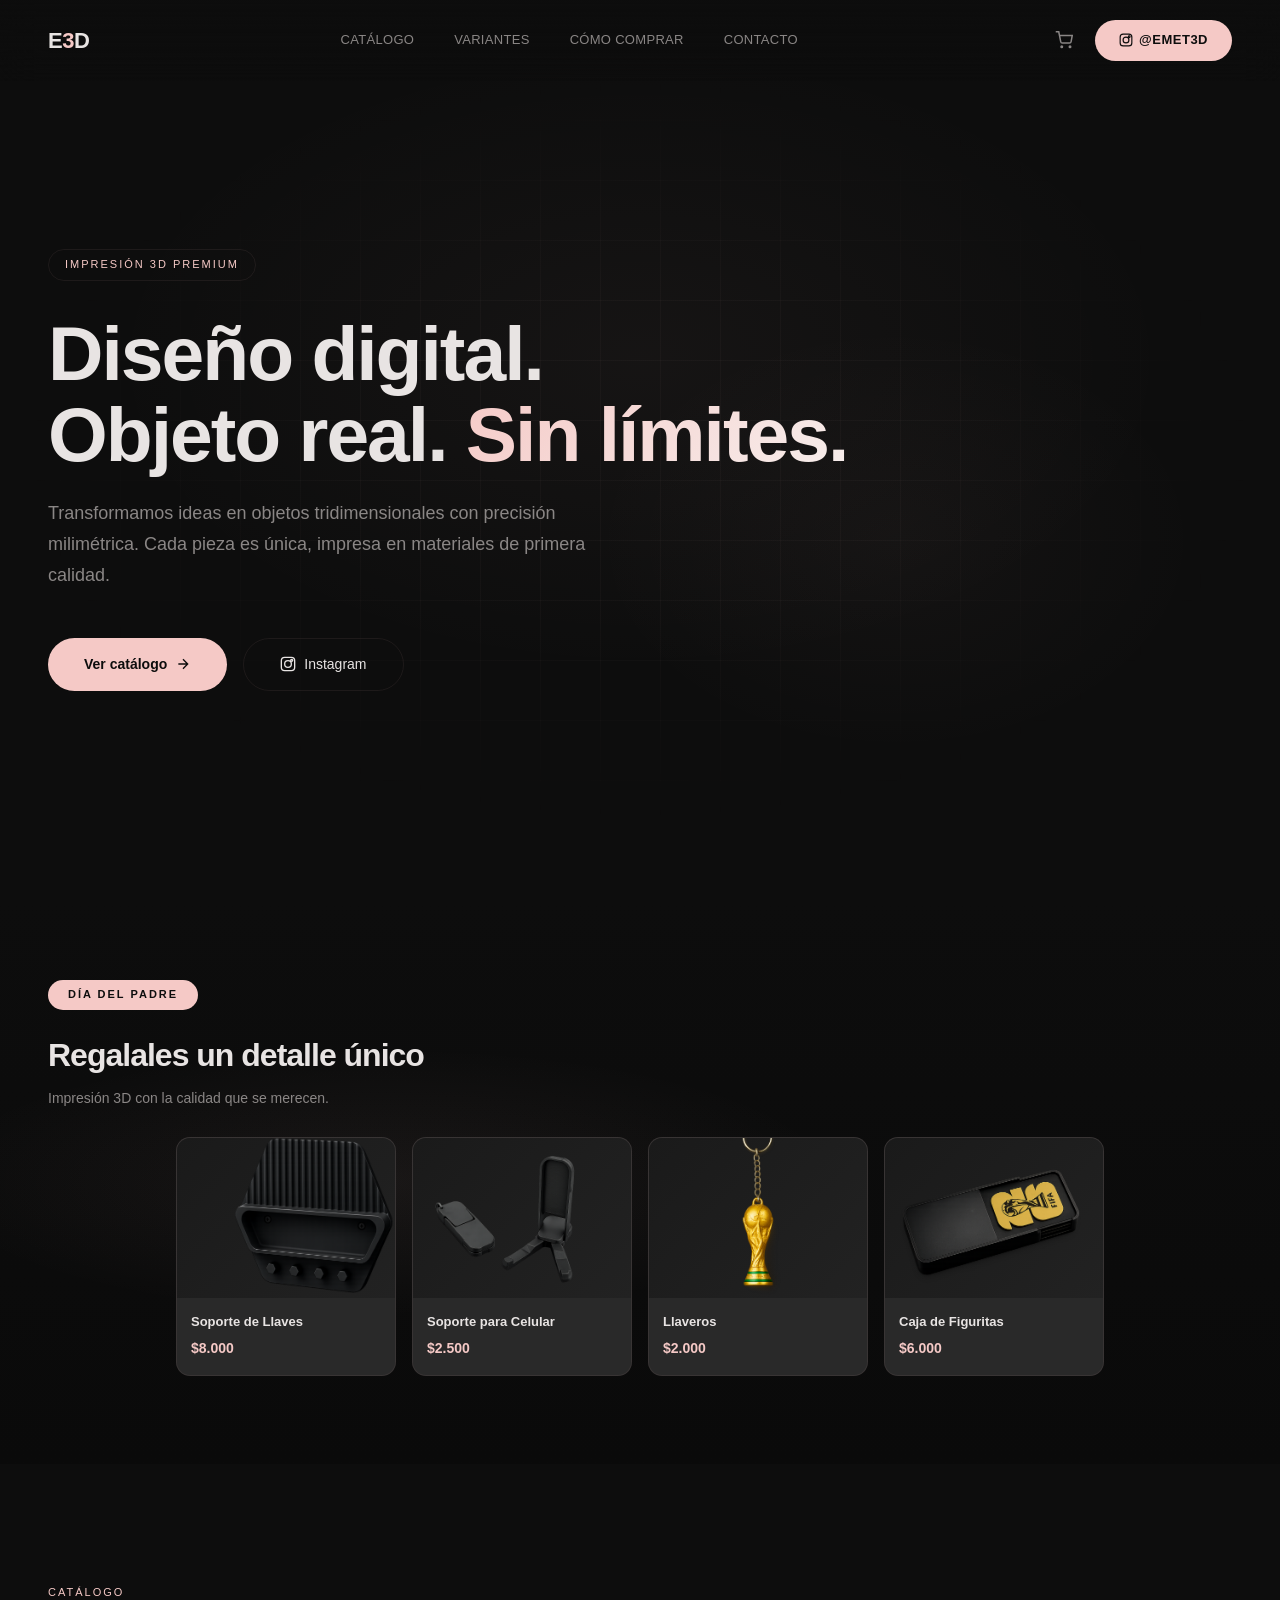
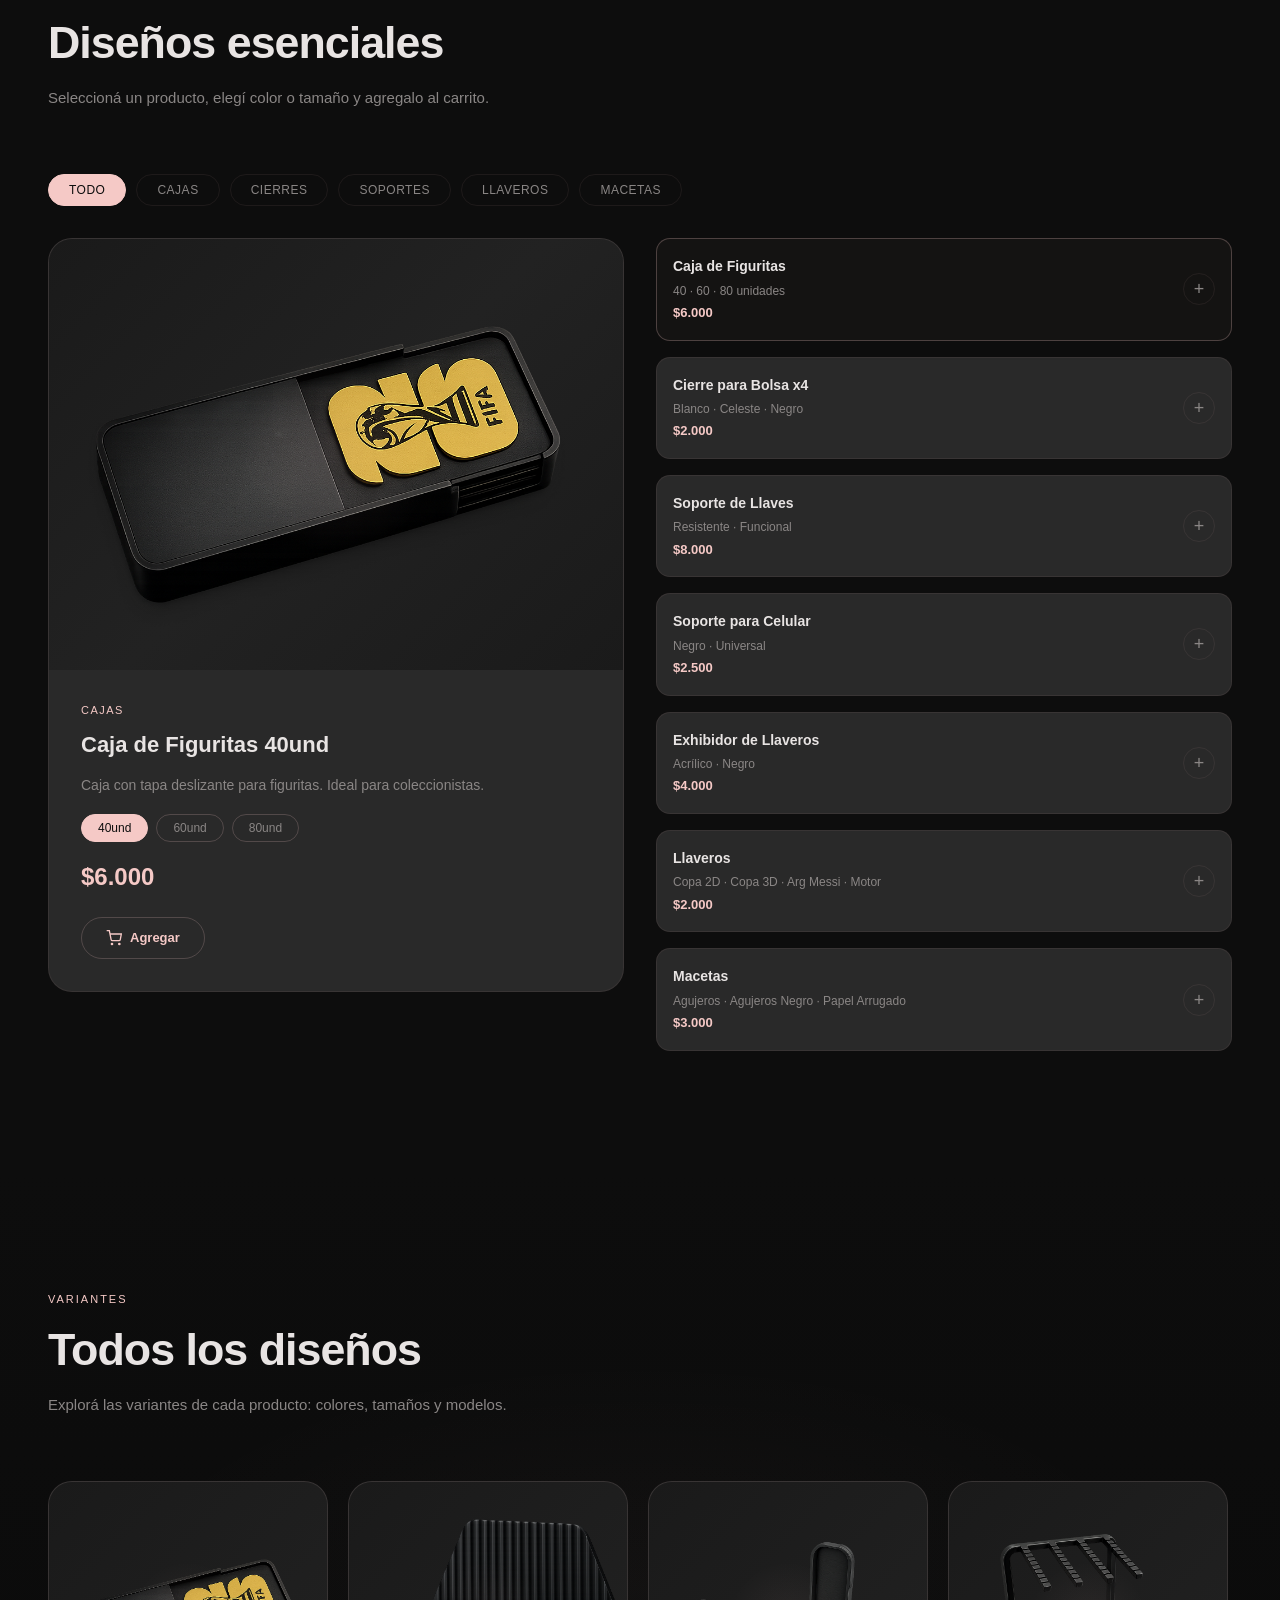
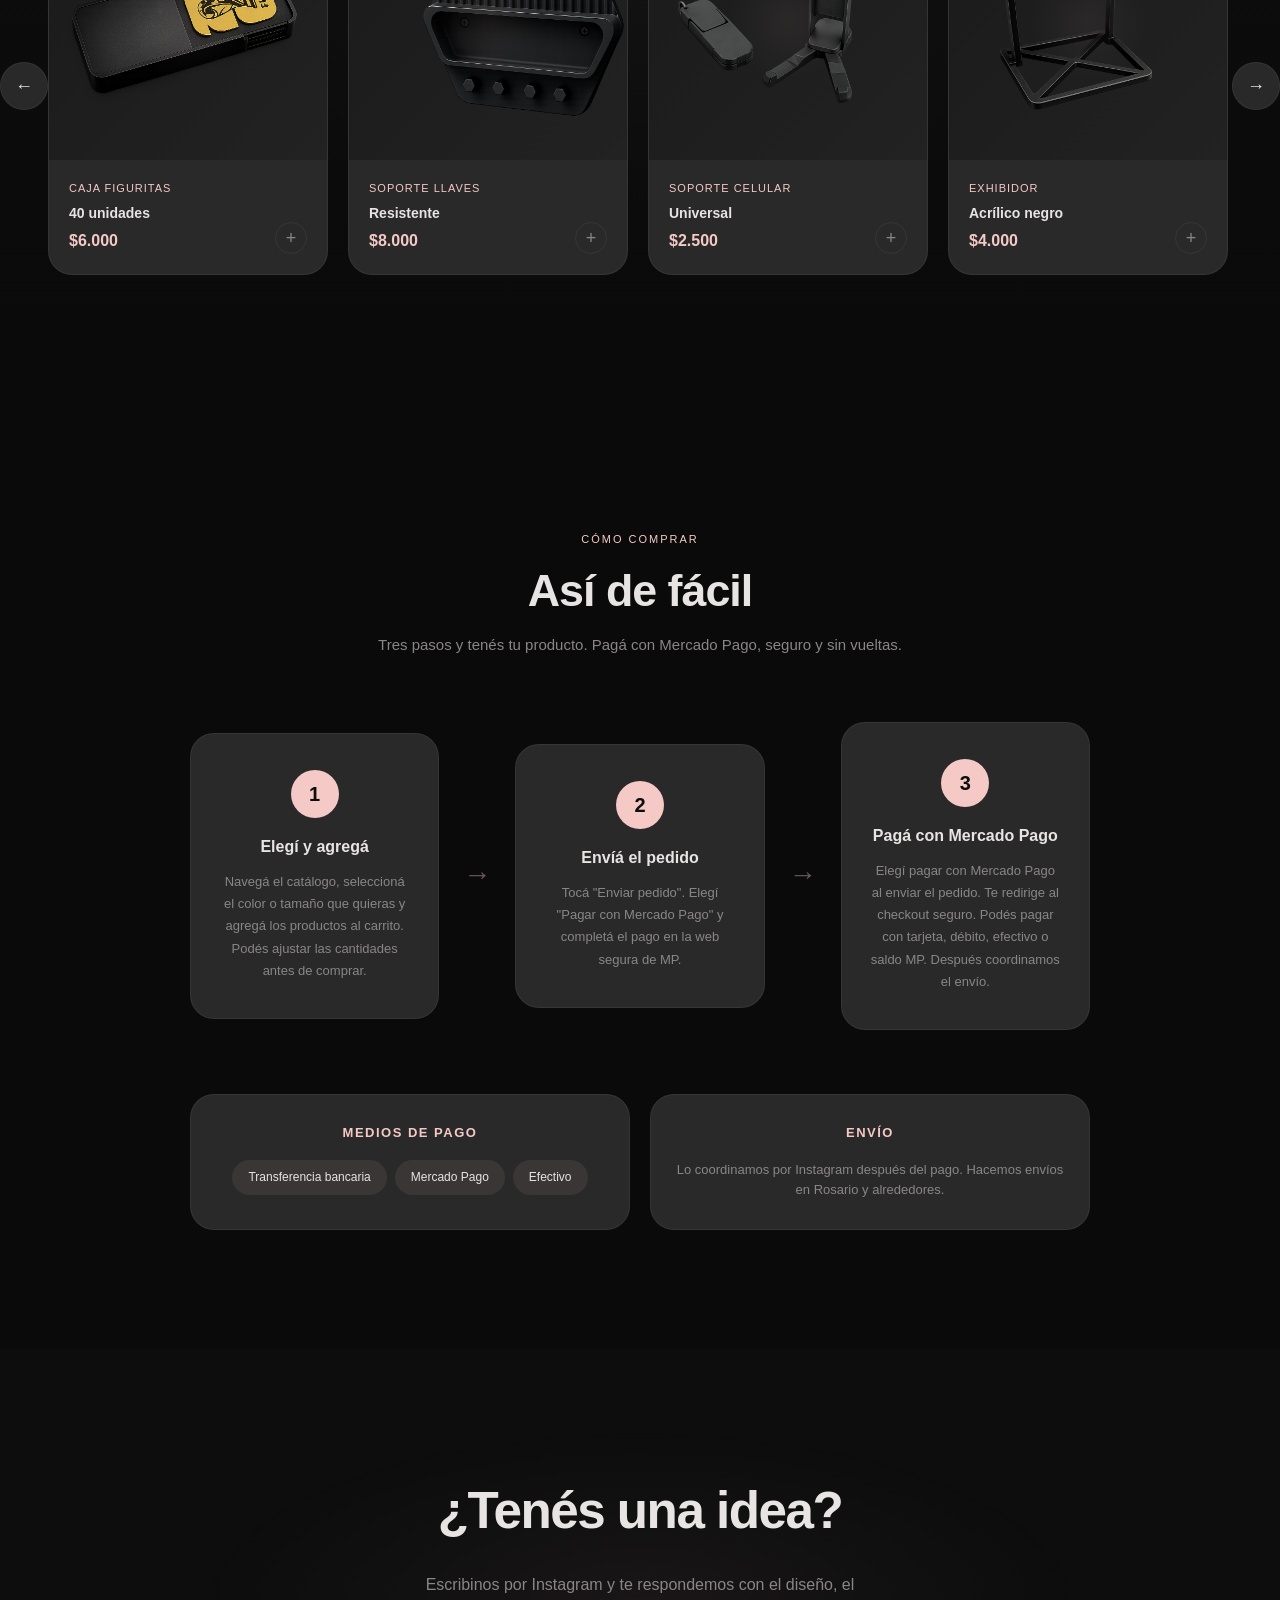
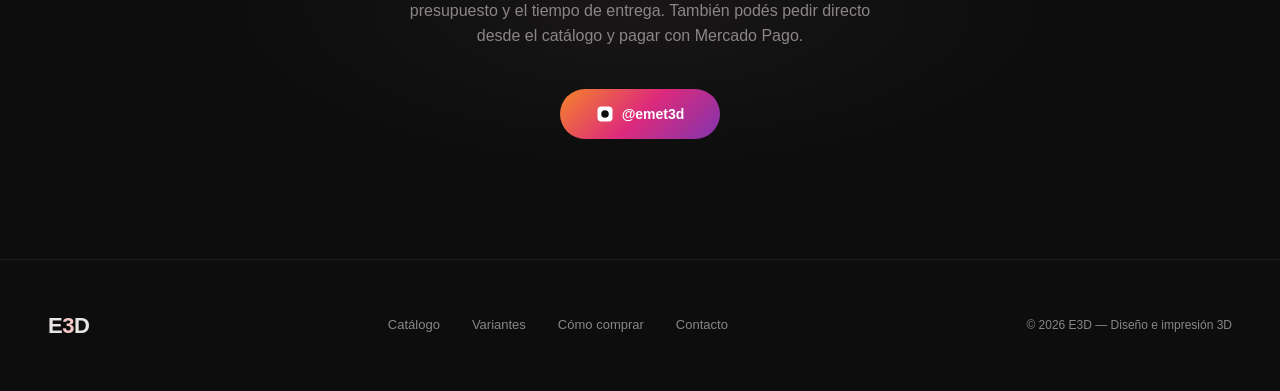
<file: index.html>
<!DOCTYPE html>
<html lang="es">
<head>
<meta charset="UTF-8">
<meta name="viewport" content="width=device-width, initial-scale=1.0, maximum-scale=1.0, user-scalable=no">
<title>E3D — Diseño e Impresión 3D Premium</title>
<meta name="description" content="E3D — Transformamos ideas en objetos 3D. Cajas, llaveros, soportes y más. Impresión 3D premium en Rosario, Argentina. Pedidos por Instagram.">
<meta property="og:title" content="E3D — Diseño e Impresión 3D Premium">
<meta property="og:description" content="Cajas, llaveros, soportes y más. Impresión 3D premium. Pedinos por Instagram.">
<meta property="og:type" content="website">
<meta property="og:url" content="https://emet3d.github.io/E3D-Website/">
<meta property="og:image" content="https://emet3d.github.io/E3D-Website/images/og-image.png">
<meta name="twitter:card" content="summary_large_image">
<meta name="twitter:title" content="E3D — Diseño e Impresión 3D Premium">
<meta name="twitter:description" content="Cajas, llaveros, soportes y más. Impresión 3D premium. Pedinos por Instagram.">
<meta http-equiv="Content-Security-Policy" content="default-src 'self'; script-src 'self' https://code.jquery.com 'unsafe-inline'; style-src 'self' https://fonts.googleapis.com 'unsafe-inline'; font-src 'self' https://fonts.gstatic.com; img-src 'self' data:; connect-src 'self' https://e3d-pago.emet3d.workers.dev; form-action 'none'; base-uri 'self'; upgrade-insecure-requests">
<link rel="canonical" href="https://emet3d.github.io/E3D-Website/">
<script type="application/ld+json">
{
  "@context": "https://schema.org",
  "@type": "Store",
  "name": "E3D",
  "description": "Diseño e impresión 3D premium. Cajas, llaveros, soportes y más.",
  "url": "https://e3d.com.ar",
  "telephone": "",
  "email": "",
  "address": { "@type": "PostalAddress", "addressLocality": "Rosario", "addressCountry": "AR" },
  "sameAs": ["https://www.instagram.com/emet3d/"],
  "makesOffer": [
    { "@type": "Offer", "name": "Caja de Figuritas 40und", "price": "6000", "priceCurrency": "ARS" },
    { "@type": "Offer", "name": "Caja de Figuritas 60und", "price": "8000", "priceCurrency": "ARS" },
    { "@type": "Offer", "name": "Caja de Figuritas 80und", "price": "10000", "priceCurrency": "ARS" },
    { "@type": "Offer", "name": "Cierre Bolsa Blanco x4", "price": "2000", "priceCurrency": "ARS" },
    { "@type": "Offer", "name": "Cierre Bolsa Celeste x4", "price": "2000", "priceCurrency": "ARS" },
    { "@type": "Offer", "name": "Cierre Bolsa Negro x4", "price": "2000", "priceCurrency": "ARS" },
    { "@type": "Offer", "name": "Soporte de Llaves", "price": "8000", "priceCurrency": "ARS" },
    { "@type": "Offer", "name": "Soporte para Celular", "price": "2500", "priceCurrency": "ARS" },
    { "@type": "Offer", "name": "Exhibidor de Llaveros", "price": "4000", "priceCurrency": "ARS" },
    { "@type": "Offer", "name": "Llavero Copa 2D", "price": "2000", "priceCurrency": "ARS" },
    { "@type": "Offer", "name": "Llavero Copa 3D", "price": "2000", "priceCurrency": "ARS" },
    { "@type": "Offer", "name": "Llavero Arg Messi", "price": "2000", "priceCurrency": "ARS" },
    { "@type": "Offer", "name": "Llavero Motor", "price": "2000", "priceCurrency": "ARS" },
    { "@type": "Offer", "name": "Maceta Textura Agujeros", "price": "3000", "priceCurrency": "ARS" },
    { "@type": "Offer", "name": "Maceta Textura Agujeros Negro", "price": "3000", "priceCurrency": "ARS" },
    { "@type": "Offer", "name": "Maceta Textura Papel Arrugado", "price": "3000", "priceCurrency": "ARS" }
  ]
}
</script>
<link rel="stylesheet" href="style.css">
</head>
<body>

<nav>
  <a href="#" class="nav-logo">E<span>3</span>D</a>
  <button class="hamburger" aria-label="Menú">
    <span></span><span></span><span></span>
  </button>
  <div class="nav-links">
    <a href="#catalogo">Catálogo</a>
    <a href="#variantes">Variantes</a>
    <a href="#como-comprar">Cómo comprar</a>
    <a href="#contacto">Contacto</a>
  </div>
  <div class="nav-right">
    <button class="cart-btn" id="cartToggle" aria-label="Carrito">
      <svg width="18" height="18" viewBox="0 0 24 24" fill="none" stroke="currentColor" stroke-width="2"><circle cx="9" cy="21" r="1"/><circle cx="20" cy="21" r="1"/><path d="M1 1h4l2.68 13.39a2 2 0 0 0 2 1.61h9.72a2 2 0 0 0 2-1.61L23 6H6"/></svg>
      <span class="cart-count" id="cartCount">0</span>
    </button>
    <a href="https://www.instagram.com/emet3d/" target="_blank" rel="noopener noreferrer" class="nav-cta">
      <svg width="14" height="14" viewBox="0 0 24 24" fill="none" stroke="currentColor" stroke-width="2"><rect x="2" y="2" width="20" height="20" rx="5"/><circle cx="12" cy="12" r="5"/><circle cx="17.5" cy="6.5" r="1.5"/></svg>
      @emet3d
    </a>
  </div>
</nav>

<section class="hero">
  <div class="hero-bg"></div>
  <div class="hero-grid"></div>
  <div class="hero-content">
    <div class="hero-tag">Impresión 3D Premium</div>
    <h1>Diseño digital.<br>Objeto real.<span class="highlight"> Sin límites.</span></h1>
    <p>Transformamos ideas en objetos tridimensionales con precisión milimétrica. Cada pieza es única, impresa en materiales de primera calidad.</p>
    <div class="hero-actions">
      <a href="#catalogo" class="btn-primary">
        Ver catálogo
        <svg width="16" height="16" viewBox="0 0 24 24" fill="none" stroke="currentColor" stroke-width="2"><path d="M5 12h14M12 5l7 7-7 7"/></svg>
      </a>
      <a href="https://www.instagram.com/emet3d/" target="_blank" rel="noopener noreferrer" class="btn-secondary">
        <svg width="16" height="16" viewBox="0 0 24 24" fill="none" stroke="currentColor" stroke-width="2"><rect x="2" y="2" width="20" height="20" rx="5"/><circle cx="12" cy="12" r="5"/><circle cx="17.5" cy="6.5" r="1.5"/></svg>
        Instagram
      </a>
    </div>

  </div>
</section>

<section class="special-section" id="especial">
  <div class="special-badge">Día del Padre</div>
  <div class="special-content">
    <div class="special-header">
      <h2>Regalales un detalle único</h2>
      <p>Impresión 3D con la calidad que se merecen.</p>
    </div>
    <div class="special-carousel-wrapper">
      <div class="special-track">
        <div class="special-card">
          <img src="images/fotos sin nada/soporte llaves.png" alt="Soporte de Llaves" loading="lazy">
          <div class="special-card-info">
            <h4>Soporte de Llaves</h4>
            <span class="special-price">$8.000</span>
          </div>
        </div>
        <div class="special-card">
          <img src="images/fotos sin nada/soporte para telefono negro.png" alt="Soporte para Celular" loading="lazy">
          <div class="special-card-info">
            <h4>Soporte para Celular</h4>
            <span class="special-price">$2.500</span>
          </div>
        </div>
        <div class="special-card">
          <img src="images/fotos sin nada/llavero copa 3d.png" alt="Llavero" loading="lazy">
          <div class="special-card-info">
            <h4>Llaveros</h4>
            <span class="special-price">$2.000</span>
          </div>
        </div>
        <div class="special-card">
          <img src="images/fotos sin nada/caja de figuritas 40und tapa deslizante.png" alt="Caja de Figuritas" loading="lazy">
          <div class="special-card-info">
            <h4>Caja de Figuritas</h4>
            <span class="special-price">$6.000</span>
          </div>
        </div>
      </div>
    </div>
  </div>
</section>

<section class="section" id="catalogo">
  <div class="section-header">
    <div class="section-tag">Catálogo</div>
    <h2 class="section-title">Diseños esenciales</h2>
    <p class="section-desc">Seleccioná un producto, elegí color o tamaño y agregalo al carrito.</p>
  </div>
  <div class="catalog-tabs fade-up">
    <button class="catalog-tab active" data-cat="todo">Todo</button>
    <button class="catalog-tab" data-cat="Cajas">Cajas</button>
    <button class="catalog-tab" data-cat="Cierres">Cierres</button>
    <button class="catalog-tab" data-cat="Soportes">Soportes</button>
    <button class="catalog-tab" data-cat="Llaveros">Llaveros</button>
    <button class="catalog-tab" data-cat="Macetas">Macetas</button>
  </div>
  <div class="catalog-layout">
    <div class="catalog-featured fade-up">
      <div class="product-image">
        <div class="glow"></div>
        <div class="placeholder-icon" style="font-size:64px; opacity:0.15;">&#128230;</div>
        <img src="" alt="Producto destacado" class="hidden" loading="lazy">
      </div>
      <div class="product-info">
        <div class="category">Cajas</div>
        <h3>Caja de Figuritas 40und</h3>
        <p class="desc">Caja con tapa deslizante para 40 figuritas. Ideal para coleccionistas y regalos empresariales.</p>
        <div class="variant-selector" style="display:none;">
          <div class="variant-options"></div>
        </div>
        <div class="price">$6.000</div>
        <div class="qty-selector" style="display:none;">
          <button class="qty-btn qty-minus">−</button>
          <span class="qty-value">1</span>
          <button class="qty-btn qty-plus">+</button>
          <span class="qty-total"></span>
        </div>
        <button class="btn-add-cart" data-id="caja-40" data-name="Caja de Figuritas 40und" data-price="6000">
          <svg width="16" height="16" viewBox="0 0 24 24" fill="none" stroke="currentColor" stroke-width="2"><circle cx="9" cy="21" r="1"/><circle cx="20" cy="21" r="1"/><path d="M1 1h4l2.68 13.39a2 2 0 0 0 2 1.61h9.72a2 2 0 0 0 2-1.61L23 6H6"/></svg>
          Agregar
        </button>
      </div>
    </div>
    <div class="catalog-list fade-up">
      <div class="catalog-item active" data-name="Caja de Figuritas" data-category="Cajas" data-desc="Caja con tapa deslizante para figuritas. Ideal para coleccionistas." data-price="$6.000" data-price-num="6000" data-id="caja-40" data-img="images/fotos sin nada/caja de figuritas 40und tapa deslizante.png" data-variants='[{"id":"caja-40","name":"Caja de Figuritas 40und","label":"40und","img":"images/fotos sin nada/caja de figuritas 40und tapa deslizante.png","price":"6000","priceLabel":"$6.000"},{"id":"caja-60","name":"Caja de Figuritas 60und","label":"60und","img":"images/fotos sin nada/caja de figuritas 40und tapa deslizante.png","price":"8000","priceLabel":"$8.000"},{"id":"caja-80","name":"Caja de Figuritas 80und","label":"80und","img":"images/fotos sin nada/caja de figuritas 40und tapa deslizante.png","price":"10000","priceLabel":"$10.000"}]'>
        <div class="item-info">
          <h4>Caja de Figuritas</h4>
          <p>40 · 60 · 80 unidades</p>
          <div class="item-price">$6.000</div>
        </div>
        <button class="btn-sm-cart" title="Agregar">+</button>
      </div>
      <div class="catalog-item" data-name="Cierre para Bolsa x4" data-category="Cierres" data-desc="Pack de 4 cierres plásticos para bolsas. Disponible en 3 colores." data-price="$2.000" data-price-num="2000" data-id="cierre-blanco" data-img="images/fotos sin nada/cierre bolsa blanco.png" data-variants='[{"id":"cierre-blanco","name":"Cierre Bolsa Blanco x4","label":"Blanco","img":"images/fotos sin nada/cierre bolsa blanco.png","price":"2000","priceLabel":"$2.000"},{"id":"cierre-celeste","name":"Cierre Bolsa Celeste x4","label":"Celeste","img":"images/fotos sin nada/cierre bolsa celeste.png","price":"2000","priceLabel":"$2.000"},{"id":"cierre-negro","name":"Cierre Bolsa Negro x4","label":"Negro","img":"images/fotos sin nada/cierre bolsa negro.png","price":"2000","priceLabel":"$2.000"}]'>
        <div class="item-info">
          <h4>Cierre para Bolsa x4</h4>
          <p>Blanco · Celeste · Negro</p>
          <div class="item-price">$2.000</div>
        </div>
        <button class="btn-sm-cart" title="Agregar">+</button>
      </div>
      <div class="catalog-item" data-name="Soporte de Llaves" data-category="Soportes" data-desc="Soporte resistente para llaves. Diseño funcional y duradero." data-price="$8.000" data-price-num="8000" data-id="soporte-llaves" data-img="images/fotos sin nada/soporte llaves.png" data-variants="">
        <div class="item-info">
          <h4>Soporte de Llaves</h4>
          <p>Resistente · Funcional</p>
          <div class="item-price">$8.000</div>
        </div>
        <button class="btn-sm-cart" title="Agregar">+</button>
      </div>
      <div class="catalog-item" data-name="Soporte para Celular" data-category="Soportes" data-desc="Soporte minimalista para celular. Compatible con cualquier teléfono." data-price="$2.500" data-price-num="2500" data-id="soporte-celular" data-img="images/fotos sin nada/soporte para telefono negro.png" data-variants="">
        <div class="item-info">
          <h4>Soporte para Celular</h4>
          <p>Negro · Universal</p>
          <div class="item-price">$2.500</div>
        </div>
        <button class="btn-sm-cart" title="Agregar">+</button>
      </div>
      <div class="catalog-item" data-name="Exhibidor de Llaveros" data-category="Exhibidores" data-desc="Exhibidor de acrílico para llaveros. Ideal para puntos de venta." data-price="$4.000" data-price-num="4000" data-id="exhibidor-llavero" data-img="images/fotos sin nada/exhibidor de llavero negro.png" data-variants="">
        <div class="item-info">
          <h4>Exhibidor de Llaveros</h4>
          <p>Acrílico · Negro</p>
          <div class="item-price">$4.000</div>
        </div>
        <button class="btn-sm-cart" title="Agregar">+</button>
      </div>
      <div class="catalog-item" data-name="Llaveros" data-category="Llaveros" data-desc="Llaveros personalizados. 1u $2.000 · 5u c/u $1.500 · 10u c/u $1.200. Elegí tu diseño." data-price="$2.000" data-price-num="2000" data-id="llavero-copa-2d" data-img="images/fotos sin nada/llavero copa 2d.png" data-tiered="true" data-variants='[{"id":"llavero-copa-2d","name":"Llavero Copa 2D","label":"Copa 2D","img":"images/fotos sin nada/llavero copa 2d.png","price":"2000","priceLabel":"$2.000"},{"id":"llavero-copa-3d","name":"Llavero Copa 3D","label":"Copa 3D","img":"images/fotos sin nada/llavero copa 3d.png","price":"2000","priceLabel":"$2.000"},{"id":"llavero-messi","name":"Llavero Arg Messi","label":"Arg Messi","img":"images/fotos sin nada/llavero arg messi.png","price":"2000","priceLabel":"$2.000"},{"id":"llavero-motor","name":"Llavero Motor","label":"Motor","img":"images/fotos sin nada/llavero motor.png","price":"2000","priceLabel":"$2.000"}]'>
        <div class="item-info">
          <h4>Llaveros</h4>
          <p>Copa 2D · Copa 3D · Arg Messi · Motor</p>
          <div class="item-price">$2.000</div>
        </div>
        <button class="btn-sm-cart" title="Agregar">+</button>
      </div>
      <div class="catalog-item" data-name="Macetas" data-category="Macetas" data-desc="Macetas texturizadas impresas en 3D. Ideales para cactus y suculentas." data-price="$3.000" data-price-num="3000" data-id="maceta-agujeros" data-img="images/fotos sin nada/maceta textura agujeros.png" data-variants='[{"id":"maceta-agujeros","name":"Maceta Textura Agujeros","label":"Agujeros","img":"images/fotos sin nada/maceta textura agujeros.png","price":"3000","priceLabel":"$3.000"},{"id":"maceta-agujeros-negro","name":"Maceta Textura Agujeros Negro","label":"Agujeros Negro","img":"images/fotos sin nada/maceta textura agujeros negro.png","price":"3000","priceLabel":"$3.000"},{"id":"maceta-papel","name":"Maceta Textura Papel Arrugado","label":"Papel Arrugado","img":"images/fotos sin nada/maceta textura papel.png","price":"3000","priceLabel":"$3.000"}]'>
        <div class="item-info">
          <h4>Macetas</h4>
          <p>Agujeros · Agujeros Negro · Papel Arrugado</p>
          <div class="item-price">$3.000</div>
        </div>
        <button class="btn-sm-cart" title="Agregar">+</button>
      </div>
    </div>
  </div>
</section>

<section class="variants-section" id="variantes">
  <div class="section-header">
    <div class="section-tag">Variantes</div>
    <h2 class="section-title">Todos los diseños</h2>
    <p class="section-desc">Explorá las variantes de cada producto: colores, tamaños y modelos.</p>
  </div>
  <div class="carousel-wrapper fade-up">
    <button class="carousel-btn prev">&#8592;</button>
    <button class="carousel-btn next">&#8594;</button>
    <div class="carousel-track">
      <div class="carousel-card" data-id="caja-40" data-name="Caja de Figuritas 40und" data-price="6000">
        <div class="carousel-image">
          <div class="carousel-glow"></div>
          <img src="images/fotos sin nada/caja de figuritas 40und tapa deslizante.png" alt="Caja de Figuritas 40und" loading="lazy">
        </div>
        <div class="carousel-info">
          <div class="variant-label">Caja Figuritas</div>
          <h4>40 unidades</h4>
          <div class="variant-price">$6.000</div>
          <button class="btn-sm-cart variant-add" title="Agregar">+</button>
        </div>
      </div>
      <div class="carousel-card" data-id="soporte-llaves" data-name="Soporte de Llaves" data-price="8000">
        <div class="carousel-image">
          <div class="carousel-glow"></div>
          <img src="images/fotos sin nada/soporte llaves.png" alt="Soporte de Llaves" loading="lazy">
        </div>
        <div class="carousel-info">
          <div class="variant-label">Soporte Llaves</div>
          <h4>Resistente</h4>
          <div class="variant-price">$8.000</div>
          <button class="btn-sm-cart variant-add" title="Agregar">+</button>
        </div>
      </div>
      <div class="carousel-card" data-id="soporte-celular" data-name="Soporte para Celular" data-price="2500">
        <div class="carousel-image">
          <div class="carousel-glow"></div>
          <img src="images/fotos sin nada/soporte para telefono negro.png" loading="lazy" alt="Soporte para Celular">
        </div>
        <div class="carousel-info">
          <div class="variant-label">Soporte Celular</div>
          <h4>Universal</h4>
          <div class="variant-price">$2.500</div>
          <button class="btn-sm-cart variant-add" title="Agregar">+</button>
        </div>
      </div>
      <div class="carousel-card" data-id="exhibidor-llavero" data-name="Exhibidor de Llaveros" data-price="4000">
        <div class="carousel-image">
          <div class="carousel-glow"></div>
          <img src="images/fotos sin nada/exhibidor de llavero negro.png" loading="lazy" alt="Exhibidor de Llaveros">
        </div>
        <div class="carousel-info">
          <div class="variant-label">Exhibidor</div>
          <h4>Acrílico negro</h4>
          <div class="variant-price">$4.000</div>
          <button class="btn-sm-cart variant-add" title="Agregar">+</button>
        </div>
      </div>
      <div class="carousel-card" data-id="cierre-blanco" data-name="Cierre Bolsa Blanco x4" data-price="2000">
        <div class="carousel-image">
          <div class="carousel-glow"></div>
          <img src="images/fotos sin nada/cierre bolsa blanco.png" loading="lazy" alt="Cierre Bolsa Blanco x4">
        </div>
        <div class="carousel-info">
          <div class="variant-label">Cierre Blanco</div>
          <h4>Pack x4</h4>
          <div class="variant-price">$2.000</div>
          <button class="btn-sm-cart variant-add" title="Agregar">+</button>
        </div>
      </div>
      <div class="carousel-card" data-id="cierre-celeste" data-name="Cierre Bolsa Celeste x4" data-price="2000">
        <div class="carousel-image">
          <div class="carousel-glow"></div>
          <img src="images/fotos sin nada/cierre bolsa celeste.png" loading="lazy" alt="Cierre Bolsa Celeste x4">
        </div>
        <div class="carousel-info">
          <div class="variant-label">Cierre Celeste</div>
          <h4>Pack x4</h4>
          <div class="variant-price">$2.000</div>
          <button class="btn-sm-cart variant-add" title="Agregar">+</button>
        </div>
      </div>
      <div class="carousel-card" data-id="cierre-negro" data-name="Cierre Bolsa Negro x4" data-price="2000">
        <div class="carousel-image">
          <div class="carousel-glow"></div>
          <img src="images/fotos sin nada/cierre bolsa negro.png" loading="lazy" alt="Cierre Bolsa Negro x4">
        </div>
        <div class="carousel-info">
          <div class="variant-label">Cierre Negro</div>
          <h4>Pack x4</h4>
          <div class="variant-price">$2.000</div>
          <button class="btn-sm-cart variant-add" title="Agregar">+</button>
        </div>
      </div>
      <div class="carousel-card" data-id="llavero-copa-2d" data-name="Llavero Copa 2D" data-price="2000">
        <div class="carousel-image">
          <div class="carousel-glow"></div>
          <img src="images/fotos sin nada/llavero copa 2d.png" loading="lazy" alt="Llavero Copa 2D">
        </div>
        <div class="carousel-info">
          <div class="variant-label">Llavero</div>
          <h4>Copa 2D</h4>
          <div class="variant-price">$2.000</div>
          <button class="btn-sm-cart variant-add" title="Agregar">+</button>
        </div>
      </div>
      <div class="carousel-card" data-id="llavero-copa-3d" data-name="Llavero Copa 3D" data-price="2000">
        <div class="carousel-image">
          <div class="carousel-glow"></div>
          <img src="images/fotos sin nada/llavero copa 3d.png" loading="lazy" alt="Llavero Copa 3D">
        </div>
        <div class="carousel-info">
          <div class="variant-label">Llavero</div>
          <h4>Copa 3D</h4>
          <div class="variant-price">$2.000</div>
          <button class="btn-sm-cart variant-add" title="Agregar">+</button>
        </div>
      </div>
      <div class="carousel-card" data-id="llavero-messi" data-name="Llavero Arg Messi" data-price="2000">
        <div class="carousel-image">
          <div class="carousel-glow"></div>
          <img src="images/fotos sin nada/llavero arg messi.png" loading="lazy" alt="Llavero Arg Messi">
        </div>
        <div class="carousel-info">
          <div class="variant-label">Llavero</div>
          <h4>Arg Messi</h4>
          <div class="variant-price">$2.000</div>
          <button class="btn-sm-cart variant-add" title="Agregar">+</button>
        </div>
      </div>
      <div class="carousel-card" data-id="llavero-motor" data-name="Llavero Motor" data-price="2000">
        <div class="carousel-image">
          <div class="carousel-glow"></div>
          <img src="images/fotos sin nada/llavero motor.png" loading="lazy" alt="Llavero Motor">
        </div>
        <div class="carousel-info">
          <div class="variant-label">Llavero</div>
          <h4>Motor</h4>
          <div class="variant-price">$2.000</div>
          <button class="btn-sm-cart variant-add" title="Agregar">+</button>
        </div>
      </div>
      <div class="carousel-card" data-id="maceta-agujeros" data-name="Maceta Textura Agujeros" data-price="3000">
        <div class="carousel-image">
          <div class="carousel-glow"></div>
          <img src="images/fotos sin nada/maceta textura agujeros.png" loading="lazy" alt="Maceta Textura Agujeros">
        </div>
        <div class="carousel-info">
          <div class="variant-label">Maceta</div>
          <h4>Textura Agujeros</h4>
          <div class="variant-price">$3.000</div>
          <button class="btn-sm-cart variant-add" title="Agregar">+</button>
        </div>
      </div>
      <div class="carousel-card" data-id="maceta-agujeros-negro" data-name="Maceta Textura Agujeros Negro" data-price="3000">
        <div class="carousel-image">
          <div class="carousel-glow"></div>
          <img src="images/fotos sin nada/maceta textura agujeros negro.png" loading="lazy" alt="Maceta Textura Agujeros Negro">
        </div>
        <div class="carousel-info">
          <div class="variant-label">Maceta</div>
          <h4>Agujeros Negro</h4>
          <div class="variant-price">$3.000</div>
          <button class="btn-sm-cart variant-add" title="Agregar">+</button>
        </div>
      </div>
      <div class="carousel-card" data-id="maceta-papel" data-name="Maceta Textura Papel Arrugado" data-price="3000">
        <div class="carousel-image">
          <div class="carousel-glow"></div>
          <img src="images/fotos sin nada/maceta textura papel.png" loading="lazy" alt="Maceta Textura Papel Arrugado">
        </div>
        <div class="carousel-info">
          <div class="variant-label">Maceta</div>
          <h4>Papel Arrugado</h4>
          <div class="variant-price">$3.000</div>
          <button class="btn-sm-cart variant-add" title="Agregar">+</button>
        </div>
      </div>
    </div>
  </div>
</section>

<section class="section how-section" id="como-comprar">
  <div class="section-header">
    <div class="section-tag">Cómo comprar</div>
    <h2 class="section-title">Así de fácil</h2>
    <p class="section-desc">Tres pasos y tenés tu producto. Pagá con Mercado Pago, seguro y sin vueltas.</p>
  </div>
  <div class="how-grid fade-up">
    <div class="how-step">
      <div class="how-num">1</div>
      <h3>Elegí y agregá</h3>
      <p>Navegá el catálogo, seleccioná el color o tamaño que quieras y agregá los productos al carrito. Podés ajustar las cantidades antes de comprar.</p>
    </div>
    <div class="how-arrow">
      <span>&#8594;</span>
    </div>
    <div class="how-step">
      <div class="how-num">2</div>
      <h3>Envíá el pedido</h3>
      <p>Tocá "Enviar pedido". Elegí "Pagar con Mercado Pago" y completá el pago en la web segura de MP.</p>
    </div>
    <div class="how-arrow">
      <span>&#8594;</span>
    </div>
    <div class="how-step">
      <div class="how-num">3</div>
      <h3>Pagá con Mercado Pago</h3>
      <p>Elegí pagar con Mercado Pago al enviar el pedido. Te redirige al checkout seguro. Podés pagar con tarjeta, débito, efectivo o saldo MP. Después coordinamos el envío.</p>
    </div>
  </div>
  <div class="how-payment fade-up">
    <div class="payment-box">
      <h3>Medios de pago</h3>
      <div class="payment-methods">
        <span class="payment-method">Transferencia bancaria</span>
        <span class="payment-method">Mercado Pago</span>
        <span class="payment-method">Efectivo</span>
      </div>
    </div>
    <div class="payment-box">
      <h3>Envío</h3>
      <p>Lo coordinamos por Instagram después del pago. Hacemos envíos en Rosario y alrededores.</p>
    </div>
  </div>
</section>

<section class="cta-section" id="contacto">
  <h2 class="fade-up">¿Tenés una idea?</h2>
  <p class="fade-up">Escribinos por Instagram y te respondemos con el diseño, el presupuesto y el tiempo de entrega. También podés pedir directo desde el catálogo y pagar con Mercado Pago.</p>
  <div class="cta-actions fade-up">
    <a href="https://www.instagram.com/emet3d/" target="_blank" rel="noopener noreferrer" class="btn-instagram">
      <svg width="18" height="18" viewBox="0 0 24 24" fill="currentColor"><rect x="2" y="2" width="20" height="20" rx="5"/><circle cx="12" cy="12" r="5" fill="#0d0d0d"/><circle cx="17.5" cy="6.5" r="1.5"/></svg>
      @emet3d
    </a>
  </div>
</section>

<footer>
  <div>
    <a href="#" class="nav-logo footer-logo">E<span>3</span>D</a>
  </div>
  <div class="footer-links">
    <a href="#catalogo">Catálogo</a>
    <a href="#variantes">Variantes</a>
    <a href="#como-comprar">Cómo comprar</a>
    <a href="#contacto">Contacto</a>
  </div>
  <div class="footer-copy">&copy; 2026 E3D — Diseño e impresión 3D</div>
</footer>

<!-- Cart sidebar -->
<div class="cart-overlay" id="cartOverlay"></div>
<div class="cart-sidebar" id="cartSidebar">
  <div class="cart-header">
    <h3>Carrito</h3>
    <button class="cart-close" id="cartClose">
      <svg width="20" height="20" viewBox="0 0 24 24" fill="none" stroke="currentColor" stroke-width="2"><line x1="18" y1="6" x2="6" y2="18"/><line x1="6" y1="6" x2="18" y2="18"/></svg>
    </button>
  </div>
  <div class="cart-items" id="cartItems">
    <div class="cart-empty">Tu carrito está vacío</div>
  </div>
  <div class="cart-footer" id="cartFooter" style="display:none;">
    <div class="cart-total">
      <span>Total</span>
      <span id="cartTotal">$0</span>
    </div>
    <div class="cart-footer-actions">
      <button class="btn-checkout" id="checkoutBtn">
        <svg width="16" height="16" viewBox="0 0 24 24" fill="none" stroke="currentColor" stroke-width="2"><path d="M22 12h-4l-3 9L9 3l-3 9H2"/></svg>
        Enviar pedido
      </button>
      <button class="btn-clear-cart" id="clearCartBtn" title="Vaciar carrito">
        <svg width="16" height="16" viewBox="0 0 24 24" fill="none" stroke="currentColor" stroke-width="2"><polyline points="3 6 5 6 21 6"/><path d="M19 6v14a2 2 0 0 1-2 2H7a2 2 0 0 1-2-2V6m3 0V4a2 2 0 0 1 2-2h4a2 2 0 0 1 2 2v2"/></svg>
      </button>
    </div>
    <p class="checkout-note">Pago seguro con Mercado Pago</p>
  </div>
</div>

<script src="https://code.jquery.com/jquery-3.7.1.min.js" integrity="sha384-1H217gwSVyLSIfaLxHbE7dRb3v4mYCKbpQvzx0cegeju1MVsGrX5xXxAvs/HgeFs" crossorigin="anonymous"></script>
<script src="script.js"></script>
</body>
</html>
</file>
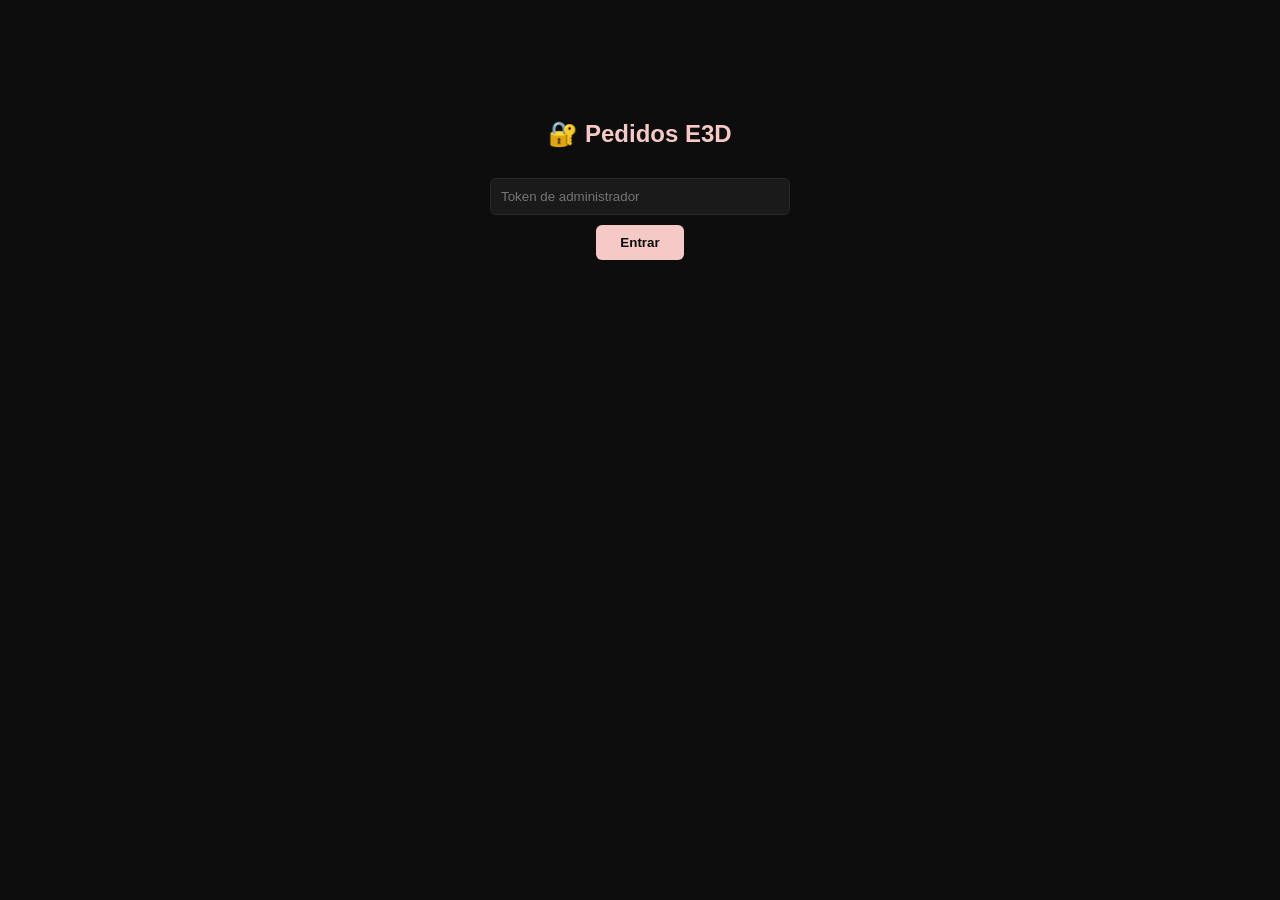
<file: admin/index.html>
<!DOCTYPE html>
<html lang="es">
<head>
<meta charset="UTF-8">
<meta name="viewport" content="width=device-width, initial-scale=1.0">
<title>E3D — Pedidos</title>
<style>
  * { margin: 0; padding: 0; box-sizing: border-box; }
  body { font-family: -apple-system, BlinkMacSystemFont, 'Segoe UI', sans-serif; background: #0d0d0d; color: #f7eeec; padding: 20px; }
  h1 { font-size: 24px; margin-bottom: 20px; color: #f5c9c6; }
  .login { max-width: 300px; margin: 100px auto; text-align: center; }
  .login input { width: 100%; padding: 10px; margin: 10px 0; border: 1px solid #292929; background: #1a1a1a; color: #f7eeec; border-radius: 6px; }
  .login button { padding: 10px 24px; background: #f5c9c6; color: #0d0d0d; border: none; border-radius: 6px; font-weight: bold; cursor: pointer; }
  .login .error { color: #ff6b6b; font-size: 14px; margin-top: 8px; display: none; }
  .orders { display: none; }
  .stats { display: flex; gap: 16px; margin-bottom: 20px; flex-wrap: wrap; }
  .stat-box { background: #1a1a1a; padding: 16px 20px; border-radius: 8px; border: 1px solid #292929; min-width: 120px; }
  .stat-box .num { font-size: 28px; font-weight: bold; color: #f5c9c6; }
  .stat-box .label { font-size: 12px; color: #888; }
  .order-card { background: #1a1a1a; border: 1px solid #292929; border-radius: 8px; padding: 16px; margin-bottom: 12px; }
  .order-card .header { display: flex; justify-content: space-between; align-items: center; margin-bottom: 8px; flex-wrap: wrap; gap: 8px; }
  .order-card .oid { font-weight: bold; font-size: 16px; }
  .order-card .status { font-size: 12px; padding: 3px 8px; border-radius: 4px; }
  .status-pending { background: #664b00; color: #ffd700; }
  .status-approved { background: #004d26; color: #00e676; }
  .status-rejected { background: #4d0000; color: #ff5252; }
  .order-card .items { font-size: 14px; color: #ccc; margin: 8px 0; }
  .order-card .items li { margin-left: 16px; padding: 2px 0; }
  .order-card .meta { font-size: 12px; color: #888; }
  .order-card .total { font-size: 18px; font-weight: bold; color: #f5c9c6; }
  .ship-info { font-size: 13px; color: #aaa; padding: 6px 0; border-top: 1px solid #292929; margin-top: 6px; }
  .refresh { padding: 8px 16px; background: #292929; color: #f7eeec; border: 1px solid #f5c9c6; border-radius: 6px; cursor: pointer; margin-bottom: 20px; }
  .refresh:hover { background: #3a3a3a; }
  #statusMsg { color: #888; font-size: 14px; margin-bottom: 16px; }
  .empty { color: #888; text-align: center; padding: 40px; }
</style>
</head>
<body>

<div class="login" id="loginBox">
  <h1>🔐 Pedidos E3D</h1>
  <input type="password" id="tokenInput" placeholder="Token de administrador">
  <button onclick="login()">Entrar</button>
  <div class="error" id="loginError">Token incorrecto</div>
</div>

<div class="orders" id="ordersBox">
  <h1>📦 Pedidos</h1>
  <div class="stats" id="stats"></div>
  <button class="refresh" onclick="loadOrders()">🔄 Actualizar</button>
  <div id="statusMsg">Cargando...</div>
  <div id="orderList"></div>
</div>

<script>
var API = 'https://e3d-pago.emet3d.workers.dev';
var token = localStorage.getItem('e3d_admin_token');

function login() {
  token = document.getElementById('tokenInput').value;
  localStorage.setItem('e3d_admin_token', token);
  document.getElementById('loginError').style.display = 'none';
  loadOrders();
}

function showLogin() {
  document.getElementById('loginBox').style.display = 'block';
  document.getElementById('ordersBox').style.display = 'none';
  document.getElementById('tokenInput').value = token || '';
}

function showOrders() {
  document.getElementById('loginBox').style.display = 'none';
  document.getElementById('ordersBox').style.display = 'block';
}

function statusClass(s) {
  if (s === 'approved') return 'status-approved';
  if (s === 'rejected' || s === 'cancelled' || s === 'refunded') return 'status-rejected';
  return 'status-pending';
}

function statusLabel(s) {
  var map = { 'approved': '✅ Aprobado', 'pending': '⏳ Pendiente', 'rejected': '❌ Rechazado', 'cancelled': 'Cancelado', 'refunded': 'Reembolsado', 'in_process': 'En proceso' };
  return map[s] || s;
}

function formatPrice(n) { return '$' + Number(n).toLocaleString('es-AR'); }

async function loadOrders() {
  if (!token) { showLogin(); return; }
  document.getElementById('statusMsg').textContent = 'Cargando...';
  try {
    var r = await fetch(API + '/orders?token=' + encodeURIComponent(token));
    var data = await r.json();
    if (!data.ok) { document.getElementById('statusMsg').textContent = 'Error: ' + data.error; return; }
    var orders = data.orders || [];
    document.getElementById('statusMsg').textContent = orders.length + ' pedido' + (orders.length !== 1 ? 's' : '');
    renderOrders(orders);
    showOrders();
  } catch(e) {
    document.getElementById('statusMsg').textContent = 'Error de conexion';
  }
}

function renderOrders(orders) {
  var approved = orders.filter(function(o) { return o.status === 'approved'; });
  var pending = orders.filter(function(o) { return o.status === 'pending'; });
  var totalRevenue = approved.reduce(function(s, o) { return s + (o.total || 0); }, 0);

  document.getElementById('stats').innerHTML =
    '<div class="stat-box"><div class="num">' + orders.length + '</div><div class="label">Total pedidos</div></div>' +
    '<div class="stat-box"><div class="num">' + approved.length + '</div><div class="label">Aprobados</div></div>' +
    '<div class="stat-box"><div class="num">' + pending.length + '</div><div class="label">Pendientes</div></div>' +
    '<div class="stat-box"><div class="num">' + formatPrice(totalRevenue) + '</div><div class="label">Recaudado</div></div>';

  if (!orders.length) {
    document.getElementById('orderList').innerHTML = '<div class="empty">No hay pedidos todavia</div>';
    return;
  }

  var html = '';
  for (var i = 0; i < orders.length; i++) {
    var o = orders[i];
    var itemsHtml = '';
    if (o.items && o.items.length) {
      itemsHtml = '<ul class="items">';
      for (var j = 0; j < o.items.length; j++) {
        var it = o.items[j];
        itemsHtml += '<li>' + it.name + ' x' + it.qty + ' = ' + formatPrice(it.qty * parseFloat(it.price)) + '</li>';
      }
      itemsHtml += '</ul>';
    }
    var dateStr = o.date ? new Date(o.date).toLocaleString('es-AR') : '—';
    var payerStr = o.payer ? (o.payer.name || '') + (o.payer.email ? ' (' + o.payer.email + ')' : '') : '—';
    var ship = o.shipping || {};
    var shipHtml = '';
    if (ship.name || ship.city) {
      shipHtml = '<div class="ship-info">' +
        '<strong>📦 Envío:</strong> ' +
        (ship.name ? ship.name + ' &middot; ' : '') +
        (ship.phone ? ship.phone + '<br>' : '') +
        (ship.address ? ship.address + ', ' : '') +
        (ship.city ? ship.city + ', ' : '') +
        (ship.province ? ship.province + ' &middot; ' : '') +
        (ship.zip ? 'CP ' + ship.zip : '') +
        (o.shippingCost > 0 ? '<br>💰 Costo envío: ' + formatPrice(o.shippingCost) : '<br>✅ Envío gratis') +
        '</div>';
    }
    html +=
      '<div class="order-card">' +
      '<div class="header">' +
      '<span class="oid">' + o.id + '</span>' +
      '<span class="status ' + statusClass(o.status) + '">' + statusLabel(o.status) + '</span>' +
      '</div>' +
      itemsHtml +
      '<div class="total">' + formatPrice(o.total) + '</div>' +
      shipHtml +
      '<div class="meta">' + dateStr + (o.mp_payment_id ? ' &middot; MP: ' + o.mp_payment_id : '') + '</div>' +
      (payerStr !== '—' ? '<div class="meta">' + payerStr + '</div>' : '') +
      '</div>';
  }
  document.getElementById('orderList').innerHTML = html;
}

// Auto-login on load
if (token) loadOrders();
</script>
</body>
</html>
</file>
<file: style.css>
@import url('https://fonts.googleapis.com/css2?family=Inter:wght@300;400;500;600;700&display=swap');

:root {
  --black: #0d0d0d;
  --graphite: #292929;
  --pink: #f5c9c6;
  --pink-light: #f7eeec;
  --pink-dim: rgba(245,201,198,0.08);
  --text: #e8e4e3;
  --text-dim: #8a8685;
  --border: rgba(245,201,198,0.07);
  --radius: 24px;
  --radius-sm: 14px;
  --transition: all 0.5s cubic-bezier(0.16, 1, 0.3, 1);
}

/* Utility */
.hidden { display: none; }
.footer-logo { font-size: 18px; }

* { margin: 0; padding: 0; box-sizing: border-box; }

html { scroll-behavior: smooth; }

body {
  font-family: 'Inter', -apple-system, sans-serif;
  background: var(--black);
  color: var(--text);
  line-height: 1.6;
  overflow-x: hidden;
  -webkit-font-smoothing: antialiased;
}

::selection { background: var(--pink); color: var(--black); }

::-webkit-scrollbar { width: 6px; }
::-webkit-scrollbar-track { background: var(--black); }
::-webkit-scrollbar-thumb { background: var(--graphite); border-radius: 3px; }
::-webkit-scrollbar-thumb:hover { background: var(--pink); }

/* Navigation */
nav {
  position: fixed; top: 0; left: 0; right: 0;
  padding: 20px 48px;
  display: flex; justify-content: space-between; align-items: center;
  z-index: 100;
  background: linear-gradient(180deg, rgba(13,13,13,0.98) 0%, transparent 100%);
  backdrop-filter: blur(20px);
  -webkit-backdrop-filter: blur(20px);
}

.nav-logo {
  font-size: 22px; font-weight: 700; letter-spacing: -0.5px;
  color: var(--text); text-decoration: none;
}

.nav-logo span { color: var(--pink); }

.nav-links { display: flex; gap: 40px; align-items: center; }

.nav-links a {
  color: var(--text-dim); text-decoration: none; font-size: 13px;
  font-weight: 500; letter-spacing: 0.3px; text-transform: uppercase;
  position: relative; transition: var(--transition);
}

.nav-links a::after {
  content: ''; position: absolute; bottom: -4px; left: 0; right: 0;
  height: 1px; background: var(--pink);
  transform: scaleX(0); transition: var(--transition);
}

.nav-links a:hover { color: var(--text); }
.nav-links a:hover::after { transform: scaleX(1); }

.hamburger {
  display: none; flex-direction: column; gap: 5px;
  background: none; border: none; cursor: pointer;
  padding: 4px; z-index: 101;
}

.hamburger span {
  display: block; width: 22px; height: 2px;
  background: var(--text);
  transition: var(--transition);
  border-radius: 2px;
}

.hamburger.active span:nth-child(1) { transform: rotate(45deg) translate(5px, 5px); }
.hamburger.active span:nth-child(2) { opacity: 0; }
.hamburger.active span:nth-child(3) { transform: rotate(-45deg) translate(5px, -5px); }

.nav-right { display: flex; align-items: center; gap: 16px; }

.cart-btn {
  position: relative; background: none; border: none;
  color: var(--text-dim); cursor: pointer;
  padding: 6px; transition: var(--transition);
  display: flex; align-items: center;
}

.cart-btn:hover { color: var(--pink); }

.cart-count {
  position: absolute; top: -2px; right: -4px;
  min-width: 18px; height: 18px;
  background: var(--pink); color: var(--black);
  font-size: 10px; font-weight: 700;
  border-radius: 50%;
  display: flex; align-items: center; justify-content: center;
  padding: 0 4px;
  line-height: 1;
}

.nav-cta {
  background: var(--pink); color: var(--black); border: none;
  padding: 10px 24px; border-radius: 50px;
  font-size: 13px; font-weight: 600;
  cursor: pointer; transition: var(--transition);
  text-transform: uppercase; letter-spacing: 0.5px;
  text-decoration: none; display: inline-flex; align-items: center; gap: 6px;
}

.nav-cta:hover { background: var(--pink-light); transform: translateY(-1px); }

/* Hero */
.hero {
  min-height: 100vh;
  display: flex; flex-direction: column; justify-content: center;
  padding: 120px 48px 80px;
  position: relative; overflow: hidden;
}

.hero-bg {
  position: absolute; inset: 0;
  background:
    radial-gradient(ellipse 60% 50% at 50% 40%, rgba(245,201,198,0.04) 0%, transparent 70%),
    radial-gradient(ellipse 40% 40% at 70% 60%, rgba(245,201,198,0.03) 0%, transparent 60%);
  pointer-events: none;
}

.hero-grid {
  position: absolute; inset: 0;
  background-image:
    linear-gradient(rgba(245,201,198,0.03) 1px, transparent 1px),
    linear-gradient(90deg, rgba(245,201,198,0.03) 1px, transparent 1px);
  background-size: 60px 60px;
  pointer-events: none;
  mask-image: radial-gradient(ellipse 70% 60% at 50% 50%, black 30%, transparent 70%);
  -webkit-mask-image: radial-gradient(ellipse 70% 60% at 50% 50%, black 30%, transparent 70%);
}

.hero-content { position: relative; z-index: 1; max-width: 900px; }

.hero-tag {
  display: inline-block;
  padding: 6px 16px;
  border: 1px solid var(--border);
  border-radius: 50px;
  font-size: 11px; font-weight: 500; letter-spacing: 2px; text-transform: uppercase;
  color: var(--pink); margin-bottom: 32px;
  animation: fadeUp 0.8s ease forwards;
}

.hero h1 {
  font-size: clamp(40px, 6vw, 80px);
  font-weight: 700; letter-spacing: -2px;
  line-height: 1.05; margin-bottom: 24px;
  animation: fadeUp 0.8s 0.1s ease forwards;
  opacity: 0;
}

.hero h1 .highlight {
  background: linear-gradient(135deg, var(--pink) 0%, var(--pink-light) 100%);
  -webkit-background-clip: text; -webkit-text-fill-color: transparent;
  background-clip: text;
}

.hero p {
  font-size: 18px; color: var(--text-dim);
  max-width: 540px; line-height: 1.7;
  margin-bottom: 48px;
  animation: fadeUp 0.8s 0.2s ease forwards;
  opacity: 0;
}

.hero-actions { display: flex; gap: 16px; flex-wrap: wrap; animation: fadeUp 0.8s 0.3s ease forwards; opacity: 0; }

.btn-primary {
  background: var(--pink); color: var(--black); border: none;
  padding: 14px 36px; border-radius: 50px;
  font-size: 14px; font-weight: 600;
  cursor: pointer; transition: var(--transition);
  text-decoration: none; display: inline-flex; align-items: center; gap: 8px;
}

.btn-primary:hover { background: var(--pink-light); transform: translateY(-2px); box-shadow: 0 8px 30px rgba(245,201,198,0.15); }

.btn-secondary {
  background: transparent; color: var(--text); border: 1px solid var(--border);
  padding: 14px 36px; border-radius: 50px;
  font-size: 14px; font-weight: 500;
  cursor: pointer; transition: var(--transition);
  text-decoration: none; display: inline-flex; align-items: center; gap: 8px;
}

.btn-secondary:hover { border-color: var(--pink); color: var(--pink); transform: translateY(-2px); }

.hero-stats {
  display: flex; gap: 60px; margin-top: 80px;
  animation: fadeUp 0.8s 0.4s ease forwards; opacity: 0;
}

.hero-stat h3 {
  font-size: 32px; font-weight: 700; letter-spacing: -1px;
  color: var(--text);
}

.hero-stat h3 span { color: var(--pink); }

.hero-stat p { font-size: 13px; color: var(--text-dim); text-transform: uppercase; letter-spacing: 1px; margin-top: 4px; }

/* Special section */
.special-section {
  padding: 80px 48px;
  position: relative;
  background: linear-gradient(180deg, var(--black) 0%, #0a0a0a 100%);
}

.special-section::before {
  content: ''; position: absolute; inset: 0;
  background: radial-gradient(ellipse 60% 40% at 30% 50%, rgba(245,201,198,0.06) 0%, transparent 60%);
  pointer-events: none;
}

.special-badge {
  display: inline-block;
  padding: 6px 20px;
  background: var(--pink);
  color: var(--black);
  border-radius: 50px;
  font-size: 11px; font-weight: 700;
  text-transform: uppercase; letter-spacing: 2px;
  position: relative; z-index: 1;
  margin-bottom: 20px;
}

.special-content { position: relative; z-index: 1; }

.special-header h2 {
  font-size: clamp(22px, 2.5vw, 36px);
  font-weight: 700; letter-spacing: -1px;
  margin-bottom: 6px;
}

.special-header p {
  font-size: 14px; color: var(--text-dim);
  margin-bottom: 28px;
}

.special-carousel-wrapper {
  position: relative;
}

.special-track {
  display: flex; gap: 16px;
  justify-content: center;
  flex-wrap: wrap;
}

.special-track {
  display: flex; gap: 16px;
  overflow-x: auto;
  scroll-snap-type: x mandatory;
  -webkit-overflow-scrolling: touch;
  scrollbar-width: none;
  padding-bottom: 8px;
}

.special-track::-webkit-scrollbar { display: none; }

.special-card {
  flex: 0 0 220px;
  scroll-snap-align: start;
  background: var(--graphite);
  border-radius: var(--radius-sm);
  border: 1px solid var(--border);
  overflow: hidden;
  cursor: pointer;
  transition: var(--transition);
}

.special-card:hover {
  transform: translateY(-4px);
  border-color: rgba(245,201,198,0.15);
}

.special-card img {
  width: 100%; height: 160px;
  object-fit: cover;
  display: block;
  background: linear-gradient(135deg, #1a1a1a 0%, #222 100%);
  transition: var(--transition);
}

.special-card:hover img { transform: scale(1.05); }

.special-card-info {
  padding: 14px;
}

.special-card-info h4 {
  font-size: 13px; font-weight: 600; margin-bottom: 2px;
}

.special-price {
  font-size: 14px; font-weight: 700; color: var(--pink);
}



/* Sections */
.section {
  padding: 120px 48px;
  position: relative;
}

.section-header { max-width: 600px; margin-bottom: 64px; }

.section-tag {
  font-size: 11px; font-weight: 500; letter-spacing: 2px; text-transform: uppercase;
  color: var(--pink); margin-bottom: 16px;
}

.section-title {
  font-size: clamp(28px, 3.5vw, 48px);
  font-weight: 600; letter-spacing: -1px;
  line-height: 1.15;
}

.section-desc {
  font-size: 15px; color: var(--text-dim); margin-top: 16px;
  line-height: 1.7;
}

/* Features */
.features-grid {
  display: grid;
  grid-template-columns: repeat(3, 1fr);
  gap: 24px;
}

.features-2 {
  grid-template-columns: repeat(2, 1fr);
  max-width: 700px;
  margin: 0 auto;
}

.feature-card {
  background: var(--graphite);
  border-radius: var(--radius);
  padding: 40px;
  border: 1px solid var(--border);
  transition: var(--transition);
  position: relative; overflow: hidden;
}

.feature-card::before {
  content: ''; position: absolute; top: 0; left: 0; right: 0; height: 1px;
  background: linear-gradient(90deg, transparent, var(--pink), transparent);
  opacity: 0; transition: var(--transition);
}

.feature-card:hover { transform: translateY(-4px); border-color: rgba(245,201,198,0.1); }
.feature-card:hover::before { opacity: 1; }

.feature-icon {
  width: 48px; height: 48px;
  border-radius: 14px;
  background: var(--pink-dim);
  border: 1px solid var(--border);
  display: flex; align-items: center; justify-content: center;
  font-size: 20px; margin-bottom: 20px;
}

.feature-card h3 { font-size: 16px; font-weight: 600; margin-bottom: 12px; }
.feature-card p { font-size: 13px; color: var(--text-dim); line-height: 1.7; }

/* Catalog tabs */
.catalog-tabs {
  display: flex; gap: 10px; flex-wrap: wrap;
  margin-bottom: 32px;
}

.catalog-tab {
  padding: 8px 20px;
  border-radius: 50px;
  background: transparent;
  border: 1px solid var(--border);
  color: var(--text-dim);
  font-size: 12px; font-weight: 500;
  cursor: pointer; transition: var(--transition);
  text-transform: uppercase; letter-spacing: 0.5px;
}

.catalog-tab:hover {
  border-color: var(--pink);
  color: var(--pink);
}

.catalog-tab.active {
  background: var(--pink);
  color: var(--black);
  border-color: var(--pink);
}

.catalog-item.hidden-by-tab {
  display: none;
}

.item-price.coming-soon {
  color: var(--text-dim);
  font-size: 10px;
  letter-spacing: 1px;
}

/* Catalog */
.catalog-layout {
  display: grid;
  grid-template-columns: 1fr 1fr;
  gap: 32px;
  align-items: start;
}

.catalog-featured {
  background: var(--graphite);
  border-radius: var(--radius);
  border: 1px solid var(--border);
  overflow: hidden;
  transition: var(--transition);
  position: sticky; top: 100px;
}

.catalog-featured:hover {
  border-color: rgba(245,201,198,0.12);
  box-shadow: 0 20px 60px rgba(0,0,0,0.3);
}

.catalog-featured .product-image {
  aspect-ratio: 4/3;
  background: linear-gradient(135deg, #1a1a1a 0%, #222 50%, #1a1a1a 100%);
  position: relative;
  display: flex; align-items: center; justify-content: center;
  overflow: hidden;
}

.catalog-featured .product-image img {
  width: 100%; height: 100%; object-fit: cover;
  transition: var(--transition);
}

.catalog-featured:hover .product-image img { transform: scale(1.03); }

.catalog-featured .product-image .glow {
  position: absolute; width: 200px; height: 200px;
  background: radial-gradient(circle, rgba(245,201,198,0.08) 0%, transparent 70%);
  border-radius: 50%;
  pointer-events: none;
}

.catalog-featured .product-info { padding: 32px; }

.catalog-featured .product-info .category {
  font-size: 11px; text-transform: uppercase; letter-spacing: 1.5px;
  color: var(--pink); margin-bottom: 8px;
}

.catalog-featured .product-info h3 {
  font-size: 22px; font-weight: 600; margin-bottom: 12px;
}

.catalog-featured .product-info p {
  font-size: 14px; color: var(--text-dim); line-height: 1.7;
}

.catalog-featured .product-info .price {
  font-size: 24px; font-weight: 700; color: var(--pink); margin-top: 16px;
}

.qty-selector {
  display: flex; align-items: center; gap: 8px; margin-top: 16px;
}

.qty-btn {
  width: 36px; height: 36px; border-radius: 50%;
  background: transparent; border: 1px solid var(--border);
  color: var(--pink); font-size: 18px; font-weight: 600;
  cursor: pointer; transition: var(--transition);
  display: flex; align-items: center; justify-content: center;
}

.qty-btn:hover { background: var(--pink); color: var(--black); border-color: var(--pink); }

.qty-value {
  font-size: 20px; font-weight: 600; color: var(--white); min-width: 30px; text-align: center;
}

.qty-total {
  font-size: 13px; color: var(--text-dim); margin-left: 4px;
}

.variant-selector {
  margin: 16px 0 4px;
}

.variant-selector .variant-options {
  display: flex; gap: 8px; flex-wrap: wrap;
}

.variant-option {
  padding: 6px 16px;
  border-radius: 50px;
  background: transparent;
  border: 1px solid rgba(245,201,198,0.2);
  color: var(--text-dim);
  font-size: 12px; font-weight: 500;
  cursor: pointer; transition: var(--transition);
}

.variant-option:hover {
  border-color: var(--pink);
  color: var(--pink);
}

.variant-option.active {
  background: var(--pink);
  color: var(--black);
  border-color: var(--pink);
}

.btn-add-cart {
  display: inline-flex; align-items: center; gap: 8px;
  background: transparent; color: var(--pink);
  border: 1px solid rgba(245,201,198,0.2);
  padding: 12px 24px; border-radius: 50px;
  font-size: 13px; font-weight: 600;
  cursor: pointer; transition: var(--transition);
  margin-top: 20px;
}

.btn-add-cart:hover {
  background: var(--pink); color: var(--black);
  border-color: var(--pink);
}

.catalog-list {
  display: flex; flex-direction: column; gap: 16px;
}

.catalog-item {
  background: var(--graphite);
  border-radius: var(--radius-sm);
  border: 1px solid var(--border);
  padding: 16px;
  display: flex; gap: 16px; align-items: center;
  cursor: pointer; transition: var(--transition);
}

.catalog-item:hover {
  border-color: rgba(245,201,198,0.15);
  transform: translateX(4px);
}

.catalog-item.active {
  border-color: rgba(245,201,198,0.25);
  background: rgba(245,201,198,0.03);
}

.catalog-item .thumb {
  width: 72px; height: 72px; flex-shrink: 0;
  border-radius: 10px;
  background: linear-gradient(135deg, #1a1a1a 0%, #222 100%);
  display: flex; align-items: center; justify-content: center;
  font-size: 20px; overflow: hidden;
}

.catalog-item .thumb img {
  width: 100%; height: 100%; object-fit: cover;
}

.catalog-item .item-info { flex: 1; min-width: 0; }
.catalog-item .item-info h4 { font-size: 14px; font-weight: 600; margin-bottom: 4px; }
.catalog-item .item-info p { font-size: 12px; color: var(--text-dim); white-space: nowrap; overflow: hidden; text-overflow: ellipsis; }
.catalog-item .item-info .item-price { font-size: 13px; color: var(--pink); font-weight: 600; margin-top: 2px; }

.btn-sm-cart {
  width: 32px; height: 32px; flex-shrink: 0;
  border-radius: 50%;
  background: transparent;
  border: 1px solid var(--border);
  color: var(--text-dim);
  font-size: 18px; font-weight: 400;
  cursor: pointer; transition: var(--transition);
  display: flex; align-items: center; justify-content: center;
  line-height: 1;
}

.btn-sm-cart:hover {
  background: var(--pink); color: var(--black);
  border-color: var(--pink);
}

/* Carrusel */
.variants-section {
  background: linear-gradient(180deg, var(--black) 0%, #0a0a0a 100%);
  padding: 120px 48px;
  position: relative;
}

.variants-section::before {
  content: ''; position: absolute; inset: 0;
  background: radial-gradient(ellipse 60% 40% at 50% 50%, rgba(245,201,198,0.03) 0%, transparent 70%);
  pointer-events: none;
}

.carousel-wrapper {
  position: relative;
  margin: 0 -48px;
  padding: 0 48px;
}

.carousel-track {
  display: flex; gap: 20px;
  overflow-x: auto;
  scroll-snap-type: x mandatory;
  -webkit-overflow-scrolling: touch;
  scrollbar-width: none;
  padding-bottom: 16px;
}

.carousel-track::-webkit-scrollbar { display: none; }

.carousel-card {
  flex: 0 0 280px;
  scroll-snap-align: start;
  background: var(--graphite);
  border-radius: var(--radius);
  border: 1px solid var(--border);
  overflow: hidden;
  transition: var(--transition);
}

.carousel-card:hover {
  transform: translateY(-6px);
  border-color: rgba(245,201,198,0.15);
  box-shadow: 0 16px 48px rgba(0,0,0,0.3);
}

.carousel-card .carousel-image {
  aspect-ratio: 1;
  background: linear-gradient(135deg, #1a1a1a 0%, #222 100%);
  position: relative;
  display: flex; align-items: center; justify-content: center;
  overflow: hidden;
}

.carousel-card .carousel-image img {
  width: 100%; height: 100%; object-fit: cover;
  transition: var(--transition);
}

.carousel-card:hover .carousel-image img { transform: scale(1.05); }

.carousel-card .carousel-image .carousel-glow {
  position: absolute; width: 120px; height: 120px;
  background: radial-gradient(circle, rgba(245,201,198,0.06) 0%, transparent 70%);
  border-radius: 50%;
  pointer-events: none;
}

.carousel-card .carousel-info { padding: 20px; position: relative; }
.carousel-card .carousel-info h4 { font-size: 14px; font-weight: 600; margin-bottom: 4px; }
.carousel-card .carousel-info .variant-label {
  font-size: 11px; text-transform: uppercase; letter-spacing: 1px;
  color: var(--pink); margin-bottom: 4px;
}
.carousel-card .carousel-info .variant-price {
  font-size: 16px; font-weight: 700; color: var(--pink);
}
.variant-add {
  position: absolute; bottom: 20px; right: 20px;
}

.carousel-btn {
  position: absolute; top: 50%; transform: translateY(-50%);
  width: 48px; height: 48px;
  border-radius: 50%;
  background: var(--graphite);
  border: 1px solid var(--border);
  color: var(--text);
  font-size: 18px;
  cursor: pointer;
  transition: var(--transition);
  display: flex; align-items: center; justify-content: center;
  z-index: 10;
}

.carousel-btn:hover {
  background: var(--pink);
  color: var(--black);
  border-color: var(--pink);
}

.carousel-btn.prev { left: 0; }
.carousel-btn.next { right: 0; }

/* How to buy */
.how-section {
  background: #0a0a0a;
  text-align: center;
}

.how-section .section-header {
  margin-left: auto;
  margin-right: auto;
}

.how-grid {
  display: flex; align-items: center; gap: 24px;
  max-width: 900px; margin: 0 auto 64px;
}

.how-step {
  flex: 1;
  background: var(--graphite);
  border-radius: var(--radius);
  padding: 36px 28px;
  border: 1px solid var(--border);
  text-align: center;
  transition: var(--transition);
}

.how-step:hover {
  border-color: rgba(245,201,198,0.12);
  transform: translateY(-4px);
}

.how-num {
  width: 48px; height: 48px;
  border-radius: 50%;
  background: var(--pink);
  color: var(--black);
  font-size: 20px; font-weight: 700;
  display: flex; align-items: center; justify-content: center;
  margin: 0 auto 16px;
}

.how-step h3 {
  font-size: 16px; font-weight: 600; margin-bottom: 12px;
}

.how-step p {
  font-size: 13px; color: var(--text-dim); line-height: 1.7;
}

.how-arrow {
  color: var(--pink);
  flex-shrink: 0;
  font-size: 28px;
  opacity: 0.4;
}

.how-payment {
  max-width: 900px; margin: 0 auto;
  display: flex; gap: 20px;
  justify-content: center;
}

.payment-box {
  flex: 1;
  background: var(--graphite);
  border-radius: var(--radius);
  padding: 28px 24px;
  border: 1px solid var(--border);
  text-align: center;
  transition: var(--transition);
}

.payment-box:hover {
  border-color: rgba(245,201,198,0.12);
}

.payment-box h3 {
  font-size: 13px; font-weight: 600; margin-bottom: 16px;
  text-transform: uppercase; letter-spacing: 1.5px;
  color: var(--pink);
}

.payment-box p {
  font-size: 13px; color: var(--text-dim); line-height: 1.6;
}

.payment-methods {
  display: flex; justify-content: center; gap: 8px; flex-wrap: wrap;
}

.payment-method {
  display: inline-block;
  padding: 8px 16px;
  background: rgba(245,201,198,0.08);
  border-radius: 50px;
  font-size: 12px; font-weight: 500;
  color: var(--text);
}

/* CTA */
.cta-section {
  padding: 120px 48px;
  text-align: center;
  position: relative; overflow: hidden;
}

.cta-section::before {
  content: ''; position: absolute; inset: 0;
  background: radial-gradient(ellipse 50% 50% at 50% 50%, rgba(245,201,198,0.05) 0%, transparent 70%);
  pointer-events: none;
}

.cta-section h2 {
  font-size: clamp(32px, 4vw, 56px);
  font-weight: 700; letter-spacing: -1.5px;
  margin-bottom: 20px;
}

.cta-section p {
  font-size: 16px; color: var(--text-dim);
  max-width: 480px; margin: 0 auto 40px;
}

.cta-actions { display: flex; gap: 16px; justify-content: center; flex-wrap: wrap; }

.btn-instagram {
  background: linear-gradient(135deg, #f58529, #dd2a7b, #8134af);
  color: white; border: none;
  padding: 14px 36px; border-radius: 50px;
  font-size: 14px; font-weight: 600;
  cursor: pointer; transition: var(--transition);
  text-decoration: none; display: inline-flex; align-items: center; gap: 8px;
}

.btn-instagram:hover { transform: translateY(-2px); box-shadow: 0 8px 30px rgba(221,42,123,0.2); }

/* Cart sidebar */
.cart-overlay {
  display: none; position: fixed; inset: 0;
  background: rgba(0,0,0,0.7);
  z-index: 199;
  opacity: 0;
  transition: opacity 0.4s ease;
}

.cart-overlay.show { opacity: 1; }

.cart-sidebar {
  position: fixed; top: 0; right: -400px; width: 380px;
  height: 100vh; z-index: 200;
  background: var(--graphite);
  border-left: 1px solid var(--border);
  display: flex; flex-direction: column;
  transition: right 0.4s cubic-bezier(0.16, 1, 0.3, 1);
}

.cart-sidebar.open { right: 0; }

.cart-header {
  display: flex; justify-content: space-between; align-items: center;
  padding: 24px; border-bottom: 1px solid var(--border);
}

.cart-header h3 { font-size: 18px; font-weight: 600; }

.cart-close {
  background: none; border: none; color: var(--text-dim);
  cursor: pointer; padding: 4px; transition: var(--transition);
}

.cart-close:hover { color: var(--pink); }

.cart-items {
  flex: 1; overflow-y: auto; padding: 16px 24px;
}

.cart-empty {
  text-align: center; color: var(--text-dim);
  font-size: 14px; padding: 48px 0;
}

.cart-item {
  display: flex; gap: 12px; padding: 16px 0;
  border-bottom: 1px solid var(--border);
  align-items: center;
}

.cart-item:last-child { border-bottom: none; }

.cart-item-img {
  width: 56px; height: 56px; flex-shrink: 0;
  border-radius: 10px;
  background: linear-gradient(135deg, #1a1a1a 0%, #222 100%);
  display: flex; align-items: center; justify-content: center;
  font-size: 18px; overflow: hidden;
}

.cart-item-img img { width: 100%; height: 100%; object-fit: cover; }

.cart-item-info { flex: 1; min-width: 0; }
.cart-item-info h4 { font-size: 13px; font-weight: 600; margin-bottom: 2px; }
.cart-item-info .cart-item-price { font-size: 12px; color: var(--pink); font-weight: 600; }

.cart-item-qty {
  display: flex; align-items: center; gap: 8px;
}

.cart-item-qty button {
  width: 28px; height: 28px;
  border-radius: 50%;
  background: transparent;
  border: 1px solid var(--border);
  color: var(--text-dim);
  cursor: pointer;
  display: flex; align-items: center; justify-content: center;
  font-size: 14px;
  transition: var(--transition);
}

.cart-item-qty button:hover {
  background: var(--pink); color: var(--black);
  border-color: var(--pink);
}

.cart-item-qty span {
  font-size: 13px; font-weight: 600; min-width: 20px; text-align: center;
}

.cart-item-remove {
  background: none; border: none; color: var(--text-dim);
  cursor: pointer; padding: 4px; opacity: 0.5;
  transition: var(--transition);
}

.cart-item-remove:hover { opacity: 1; color: #ff6b6b; }

.cart-footer {
  padding: 24px;
  border-top: 1px solid var(--border);
  flex-shrink: 0;
}

.cart-total {
  display: flex; justify-content: space-between; align-items: center;
  font-size: 18px; font-weight: 700; margin-bottom: 16px;
}

.cart-total span:last-child { color: var(--pink); }

.cart-footer-actions { display: flex; gap: 8px; }

.btn-checkout {
  flex: 1;
  background: var(--pink); color: var(--black);
  border: none; padding: 14px 20px; border-radius: 50px;
  font-size: 13px; font-weight: 600;
  cursor: pointer; transition: var(--transition);
  display: flex; align-items: center; justify-content: center; gap: 8px;
}

.btn-checkout:hover { background: var(--pink-light); transform: translateY(-1px); }

.btn-clear-cart {
  width: 48px; flex-shrink: 0;
  background: transparent; color: var(--text-dim);
  border: 1px solid var(--border); padding: 0;
  border-radius: 50px; height: 48px;
  font-size: 13px; font-weight: 500;
  cursor: pointer; transition: var(--transition);
  display: flex; align-items: center; justify-content: center;
}

.btn-clear-cart:hover { border-color: #ff6b6b; color: #ff6b6b; }

.btn-empty-cart {
  display: inline-block;
  margin-top: 16px;
  background: var(--pink); color: var(--black);
  padding: 10px 24px; border-radius: 50px;
  text-decoration: none; font-size: 13px; font-weight: 600;
  transition: var(--transition);
}

.btn-empty-cart:hover { background: var(--pink-light); }

.checkout-note {
  font-size: 11px; color: var(--text-dim);
  text-align: center; margin-top: 8px;
}

/* Checkout modal */
.checkout-modal-overlay {
  display: none; position: fixed; inset: 0;
  background: rgba(0,0,0,0.7);
  z-index: 400;
  align-items: center; justify-content: center;
  padding: 20px;
}

.checkout-modal {
  background: var(--graphite);
  border-radius: var(--radius);
  padding: 40px 32px;
  max-width: 380px; width: 100%;
  text-align: center;
  border: 1px solid var(--border);
  box-shadow: 0 20px 60px rgba(0,0,0,0.5);
}

.checkout-modal-icon {
  font-size: 40px; margin-bottom: 16px;
}

.checkout-modal h3 {
  font-size: 20px; font-weight: 600; margin-bottom: 8px;
}

.checkout-modal p {
  font-size: 14px; color: var(--text-dim); line-height: 1.6;
  margin-bottom: 24px;
}

.checkout-modal-actions {
  display: flex; flex-direction: column; gap: 10px;
}

.checkout-modal-actions .btn-primary,
.checkout-modal-actions .btn-secondary {
  width: 100%; justify-content: center;
  text-align: center;
}

.checkout-modal-note {
  font-size: 12px; color: var(--text-dim);
  margin-top: 16px; margin-bottom: 0;
}

/* Shipping form inside checkout modal */
.ship-form { display: flex; flex-direction: column; gap: 10px; margin: 16px 0; width: 100%; max-width: 360px; }
.ship-input { width: 100%; padding: 10px 12px; border: 1px solid var(--border); border-radius: 6px; background: #1a1a1a; color: var(--text); font-size: 14px; box-sizing: border-box; }
.ship-input:focus { outline: none; border-color: var(--pink); }
.ship-input select { cursor: pointer; }
.ship-input option { background: #1a1a1a; color: var(--text); }
.ship-label { font-size: 12px; color: var(--text-dim); display: flex; align-items: center; gap: 6px; cursor: pointer; }
.ship-label input[type="checkbox"] { accent-color: var(--pink); }
.ship-cost { font-size: 14px; margin: 4px 0; text-align: center; display: none; }
.ship-free { color: #00e676; font-weight: 600; }
.ship-price { color: var(--pink); font-weight: 600; }
.ship-calculating { color: var(--text-dim); font-style: italic; }
.ship-error { color: #ff5252; font-size: 13px; }
.ship-outside { color: #ffd700; font-size: 13px; }
.ship-ig-area { text-align: center; margin: 8px 0; }

/* Toast */
.toast {
  position: fixed; bottom: 24px; left: 50%; transform: translateX(-50%);
  background: var(--pink); color: var(--black);
  padding: 12px 24px; border-radius: 50px;
  font-size: 13px; font-weight: 600;
  z-index: 300;
  opacity: 0;
  transition: opacity 0.4s ease, transform 0.4s ease;
  transform: translateX(-50%) translateY(10px);
  white-space: nowrap;
  box-shadow: 0 8px 32px rgba(0,0,0,0.3);
}

.toast-show { opacity: 1; transform: translateX(-50%) translateY(0); }

/* Footer */
footer {
  padding: 48px;
  border-top: 1px solid var(--border);
  display: flex; justify-content: space-between; align-items: center;
  flex-wrap: wrap; gap: 24px;
}

.footer-links { display: flex; gap: 32px; }

.footer-links a {
  color: var(--text-dim); text-decoration: none;
  font-size: 13px; transition: var(--transition);
}

.footer-links a:hover { color: var(--pink); }

.footer-copy { font-size: 12px; color: var(--text-dim); }

/* Animations */
@keyframes fadeUp {
  from { opacity: 0; transform: translateY(30px); }
  to { opacity: 1; transform: translateY(0); }
}

.fade-up {
  opacity: 0; transform: translateY(30px);
  transition: opacity 0.8s ease, transform 0.8s ease;
}

.fade-up.visible { opacity: 1; transform: translateY(0); }

/* Mobile overlay */
.mobile-overlay {
  display: none; position: fixed; inset: 0;
  background: rgba(0,0,0,0.7);
  z-index: 98;
  opacity: 0;
  transition: opacity 0.4s ease;
}

.mobile-overlay.show { opacity: 1; }

/* Tablet */
@media (max-width: 1024px) {
  .features-grid { grid-template-columns: repeat(2, 1fr); }
  .catalog-layout { grid-template-columns: 1fr; }
  .catalog-featured { position: static; }
}

/* Mobile */
@media (max-width: 768px) {
  nav { padding: 16px 20px; }
  .hamburger { display: flex; }
  .nav-links {
    position: fixed; top: 0; right: -280px; width: 260px;
    height: 100vh; flex-direction: column; gap: 0;
    background: var(--graphite);
    padding: 80px 32px 32px;
    transition: right 0.4s cubic-bezier(0.16, 1, 0.3, 1);
    z-index: 99;
    border-left: 1px solid var(--border);
    display: flex;
  }
  .nav-links.open { right: 0; }
  .nav-links a {
    padding: 16px 0; font-size: 14px;
    border-bottom: 1px solid var(--border);
  }
  .nav-links a::after { display: none; }
  .nav-right { gap: 8px; }
  .nav-cta { font-size: 12px; padding: 8px 16px; gap: 4px; }
  .nav-cta svg { width: 12px; height: 12px; }
  .cart-sidebar { width: 100%; right: -100%; }
  .hero { padding: 100px 20px 60px; min-height: auto; }
  .hero-stats { gap: 24px; flex-wrap: wrap; margin-top: 48px; }
  .hero-stat h3 { font-size: 26px; }
  .hero p { font-size: 15px; }
  .section { padding: 64px 20px; }
  .section-header { margin-bottom: 40px; }
  .features-grid { grid-template-columns: 1fr; gap: 16px; }
  .feature-card { padding: 28px; }
  .catalog-featured .product-info { padding: 24px; }
  .catalog-featured .product-info h3 { font-size: 18px; }
  .catalog-featured .product-info .price { font-size: 20px; }
  .catalog-item { padding: 12px; gap: 12px; }
  .catalog-item .thumb { width: 56px; height: 56px; font-size: 16px; }
  .variants-section { padding: 64px 20px; }
  .carousel-wrapper { margin: 0 -20px; padding: 0 20px; }
  .carousel-card { flex: 0 0 200px; }
  .carousel-card .carousel-info { padding: 16px; padding-bottom: 54px; }
  .variant-add { bottom: 16px; right: 16px; }
  .carousel-btn { display: none; }
  .special-section { padding: 48px 20px; }
  .special-card { flex: 0 0 160px; }
  .special-card img { height: 140px; }
  .special-card-info { padding: 10px; }
  .special-card-info h4 { font-size: 12px; }
  .special-price { font-size: 12px; }
  .cta-section { padding: 64px 20px; }
  footer { flex-direction: column; text-align: center; gap: 16px; padding: 32px 20px; }
  .footer-links { gap: 20px; flex-wrap: wrap; justify-content: center; }
  .btn-primary, .btn-secondary, .btn-instagram { padding: 12px 28px; font-size: 13px; }
  .btn-add-cart { width: 100%; justify-content: center; }
  .how-grid { flex-direction: column; gap: 12px; }
  .how-arrow { transform: rotate(90deg); }
  .how-step { width: 100%; }
  .how-payment { flex-direction: column; }
}

/* Small phones */
@media (max-width: 480px) {
  nav { padding: 12px 16px; }
  .hero { padding: 80px 16px 40px; }
  .hero h1 { font-size: 32px; }
  .hero-tag { font-size: 10px; padding: 4px 12px; }
  .hero-stat h3 { font-size: 22px; }
  .hero-stat p { font-size: 11px; }
  .section { padding: 48px 16px; }
  .catalog-featured .product-info { padding: 16px; }
  .catalog-list { gap: 10px; }
  .catalog-item .thumb { width: 48px; height: 48px; font-size: 14px; }
  .catalog-item .item-info h4 { font-size: 13px; }
  .catalog-item .item-info p { font-size: 11px; }
  .carousel-card { flex: 0 0 160px; }
  .carousel-card .carousel-info { padding: 12px; padding-bottom: 48px; }
  .variant-add { width: 28px; height: 28px; font-size: 14px; bottom: 12px; right: 12px; }
  .carousel-card .carousel-info h4 { font-size: 12px; }
  .carousel-card .carousel-info .variant-price { font-size: 14px; }
  .feature-card { padding: 20px; }
  .feature-icon { width: 40px; height: 40px; font-size: 16px; }
  .btn-primary, .btn-secondary, .btn-instagram { padding: 10px 20px; font-size: 12px; }
  .nav-links { width: 220px; right: -220px; }
  .cart-header { padding: 16px 20px; }
  .cart-items { padding: 12px 20px; }
  .cart-footer { padding: 16px 20px; }
  .cart-item { padding: 12px 0; gap: 10px; }
  .cart-item-img { width: 44px; height: 44px; font-size: 14px; }
  .cart-item-info h4 { font-size: 12px; }
}
</file>
